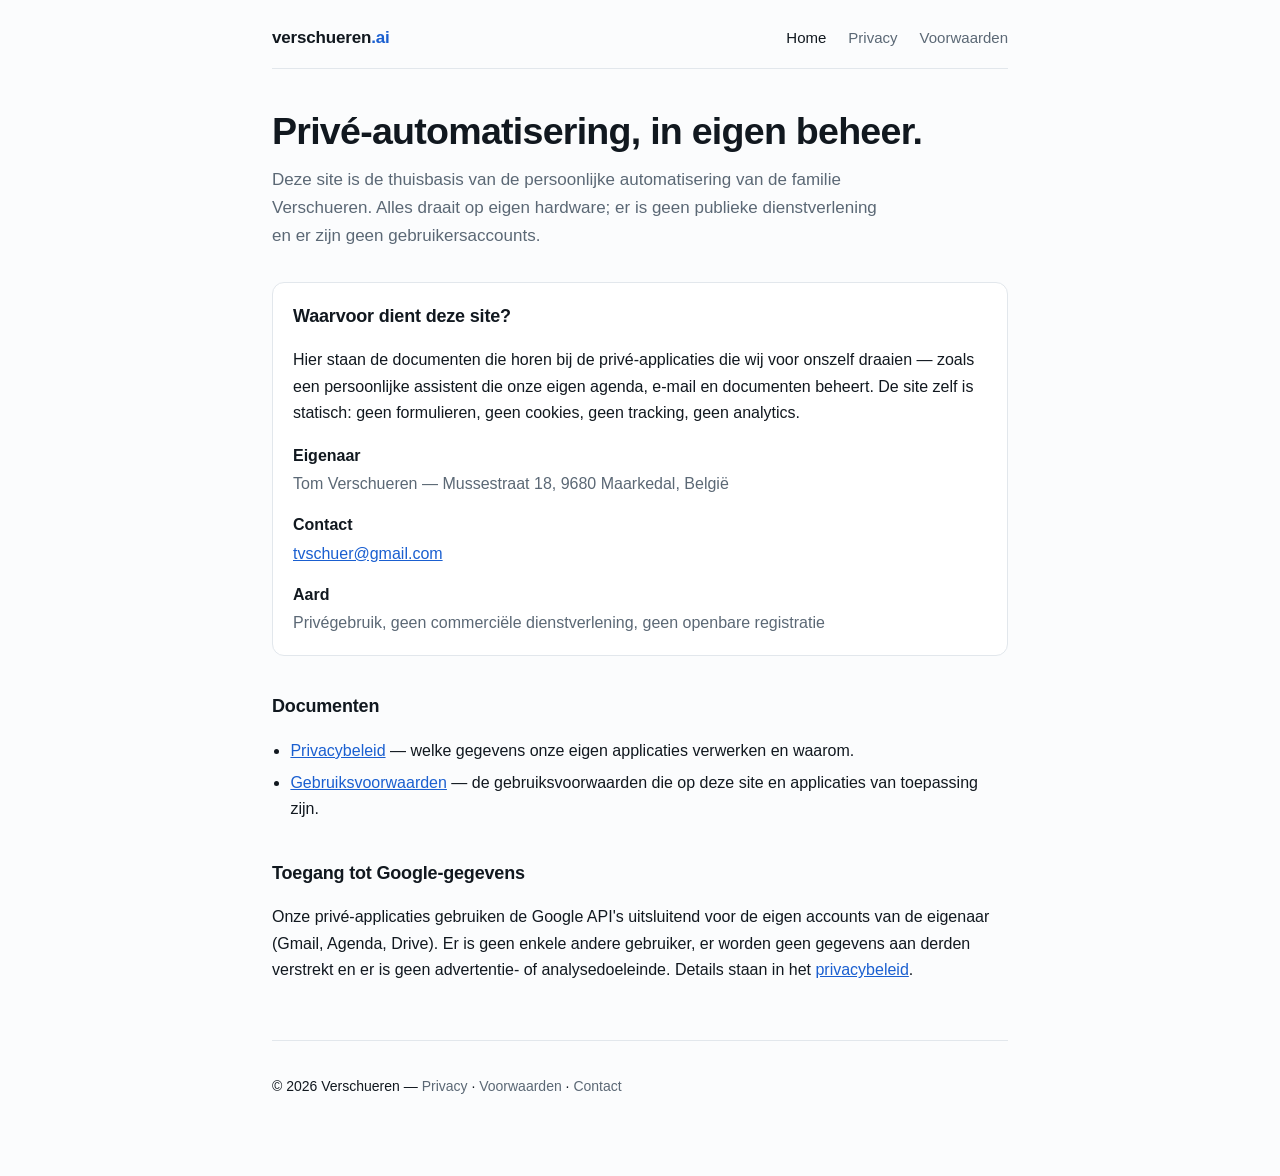
<file: index.html>
<!DOCTYPE html>
<html lang="nl">
<head>
<meta charset="utf-8">
<meta name="viewport" content="width=device-width, initial-scale=1">
<title>Verschueren.ai</title>
<meta name="description" content="Persoonlijke site van de familie Verschueren: privé-automatisering, en de documenten die daarbij horen.">
<link rel="stylesheet" href="style.css">
</head>
<body>

<header class="site">
  <a class="brand" href="./">verschueren<span>.ai</span></a>
  <nav>
    <a href="./" aria-current="page">Home</a>
    <a href="privacy/">Privacy</a>
    <a href="terms/">Voorwaarden</a>
  </nav>
</header>

<main>
  <h1>Privé-automatisering, in eigen beheer.</h1>
  <p class="lede">
    Deze site is de thuisbasis van de persoonlijke automatisering van de familie Verschueren.
    Alles draait op eigen hardware; er is geen publieke dienstverlening en er zijn geen gebruikersaccounts.
  </p>

  <div class="card">
    <h2>Waarvoor dient deze site?</h2>
    <p>
      Hier staan de documenten die horen bij de privé-applicaties die wij voor onszelf draaien —
      zoals een persoonlijke assistent die onze eigen agenda, e-mail en documenten beheert.
      De site zelf is statisch: geen formulieren, geen cookies, geen tracking, geen analytics.
    </p>
    <dl>
      <dt>Eigenaar</dt>
      <dd>Tom Verschueren — Mussestraat 18, 9680 Maarkedal, België</dd>
      <dt>Contact</dt>
      <dd><a href="mailto:tvschuer@gmail.com">tvschuer@gmail.com</a></dd>
      <dt>Aard</dt>
      <dd>Privégebruik, geen commerciële dienstverlening, geen openbare registratie</dd>
    </dl>
  </div>

  <h2>Documenten</h2>
  <ul>
    <li><a href="privacy/">Privacybeleid</a> — welke gegevens onze eigen applicaties verwerken en waarom.</li>
    <li><a href="terms/">Gebruiksvoorwaarden</a> — de gebruiksvoorwaarden die op deze site en applicaties van toepassing zijn.</li>
  </ul>

  <h2>Toegang tot Google-gegevens</h2>
  <p>
    Onze privé-applicaties gebruiken de Google API's uitsluitend voor de eigen accounts van de eigenaar
    (Gmail, Agenda, Drive). Er is geen enkele andere gebruiker, er worden geen gegevens aan derden
    verstrekt en er is geen advertentie- of analysedoeleinde. Details staan in het
    <a href="privacy/">privacybeleid</a>.
  </p>
</main>

<footer>
  <p>© 2026 Verschueren — <a href="privacy/">Privacy</a> · <a href="terms/">Voorwaarden</a> · <a href="mailto:tvschuer@gmail.com">Contact</a></p>
</footer>

</body>
</html>
</file>
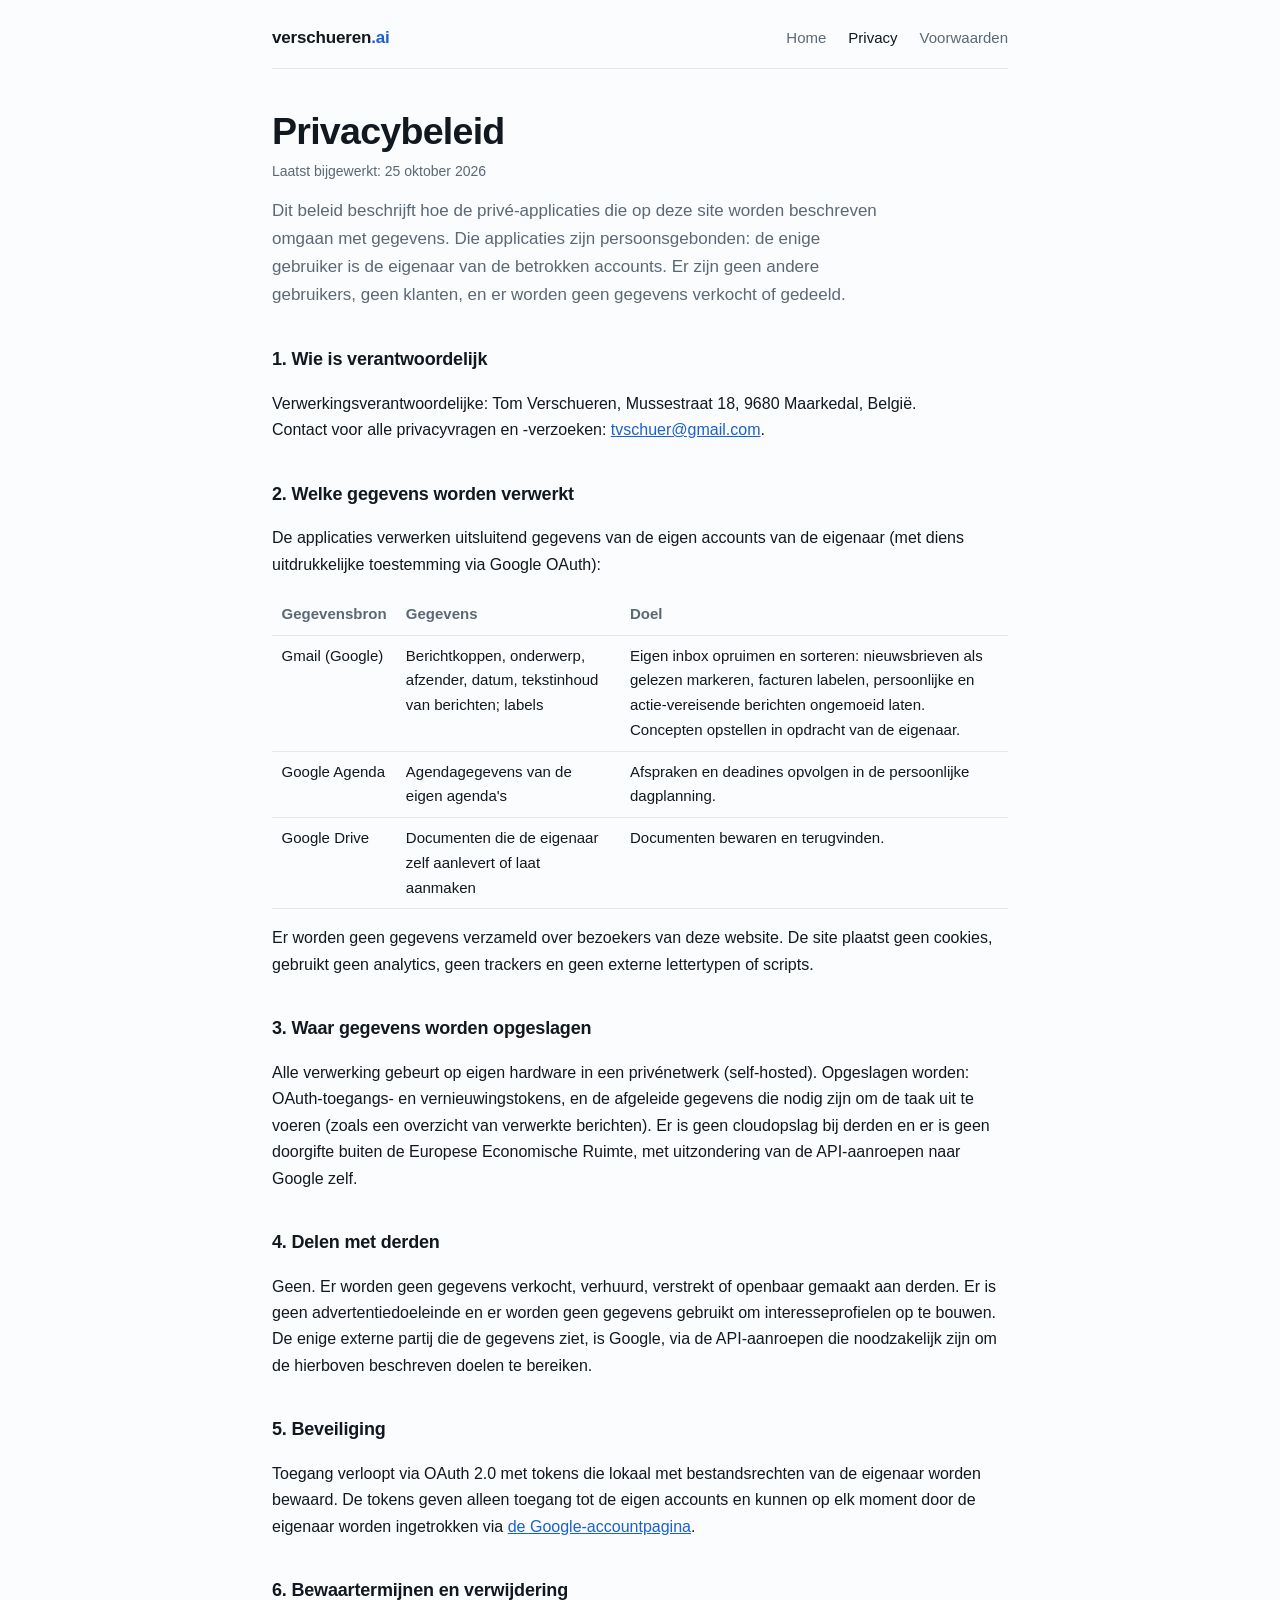
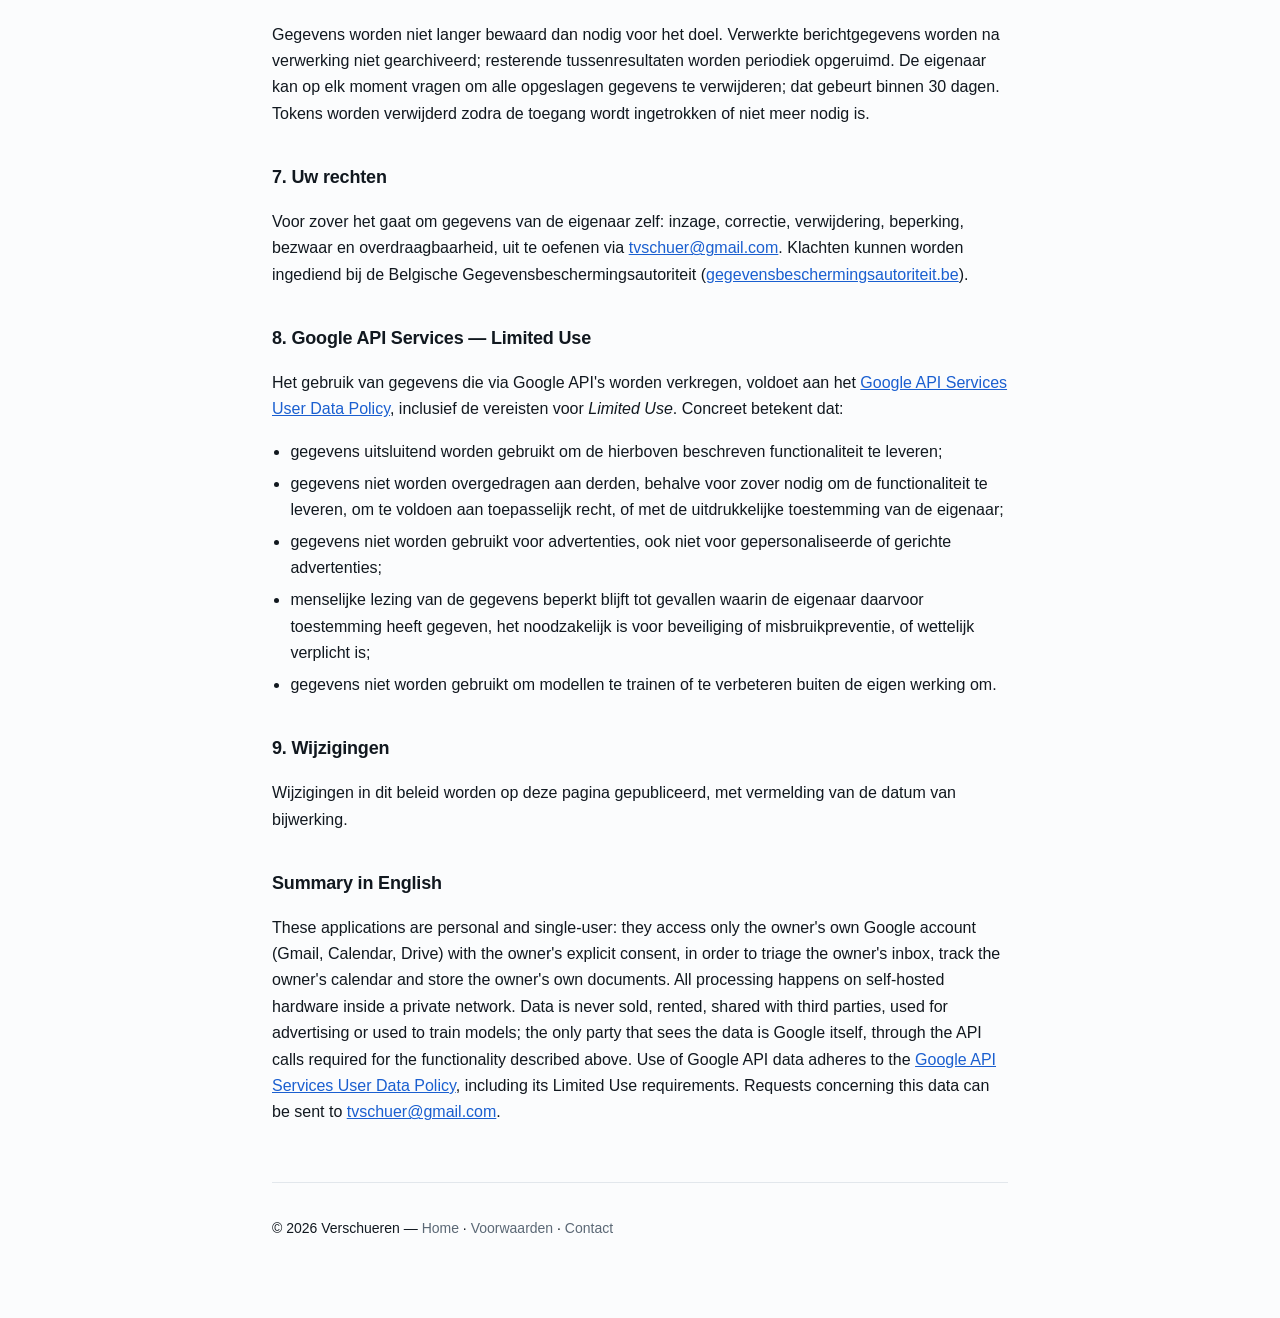
<file: privacy/index.html>
<!DOCTYPE html>
<html lang="nl">
<head>
<meta charset="utf-8">
<meta name="viewport" content="width=device-width, initial-scale=1">
<title>Privacybeleid — Verschueren.ai</title>
<meta name="description" content="Privacybeleid van de privé-applicaties op verschueren.ai: welke gegevens worden verwerkt, waarom, en welke rechten u heeft.">
<link rel="stylesheet" href="../style.css">
</head>
<body>

<header class="site">
  <a class="brand" href="../">verschueren<span>.ai</span></a>
  <nav>
    <a href="../">Home</a>
    <a href="../privacy/" aria-current="page">Privacy</a>
    <a href="../terms/">Voorwaarden</a>
  </nav>
</header>

<main>
  <h1>Privacybeleid</h1>
  <p class="updated">Laatst bijgewerkt: 25 oktober 2026</p>

  <p class="lede">
    Dit beleid beschrijft hoe de privé-applicaties die op deze site worden beschreven omgaan met gegevens.
    Die applicaties zijn persoonsgebonden: de enige gebruiker is de eigenaar van de betrokken accounts.
    Er zijn geen andere gebruikers, geen klanten, en er worden geen gegevens verkocht of gedeeld.
  </p>

  <h2>1. Wie is verantwoordelijk</h2>
  <p>
    Verwerkingsverantwoordelijke: Tom Verschueren, Mussestraat 18, 9680 Maarkedal, België.<br>
    Contact voor alle privacyvragen en -verzoeken: <a href="mailto:tvschuer@gmail.com">tvschuer@gmail.com</a>.
  </p>

  <h2>2. Welke gegevens worden verwerkt</h2>
  <p>De applicaties verwerken uitsluitend gegevens van de eigen accounts van de eigenaar (met diens uitdrukkelijke toestemming via Google OAuth):</p>
  <table>
    <thead><tr><th>Gegevensbron</th><th>Gegevens</th><th>Doel</th></tr></thead>
    <tbody>
      <tr>
        <td>Gmail (Google)</td>
        <td>Berichtkoppen, onderwerp, afzender, datum, tekstinhoud van berichten; labels</td>
        <td>Eigen inbox opruimen en sorteren: nieuwsbrieven als gelezen markeren, facturen labelen, persoonlijke en actie-vereisende berichten ongemoeid laten. Concepten opstellen in opdracht van de eigenaar.</td>
      </tr>
      <tr>
        <td>Google Agenda</td>
        <td>Agendagegevens van de eigen agenda's</td>
        <td>Afspraken en deadines opvolgen in de persoonlijke dagplanning.</td>
      </tr>
      <tr>
        <td>Google Drive</td>
        <td>Documenten die de eigenaar zelf aanlevert of laat aanmaken</td>
        <td>Documenten bewaren en terugvinden.</td>
      </tr>
    </tbody>
  </table>
  <p>
    Er worden geen gegevens verzameld over bezoekers van deze website. De site plaatst geen cookies,
    gebruikt geen analytics, geen trackers en geen externe lettertypen of scripts.
  </p>

  <h2>3. Waar gegevens worden opgeslagen</h2>
  <p>
    Alle verwerking gebeurt op eigen hardware in een privénetwerk (self-hosted). Opgeslagen worden:
    OAuth-toegangs- en vernieuwingstokens, en de afgeleide gegevens die nodig zijn om de taak uit te voeren
    (zoals een overzicht van verwerkte berichten). Er is geen cloudopslag bij derden en er is geen doorgifte
    buiten de Europese Economische Ruimte, met uitzondering van de API-aanroepen naar Google zelf.
  </p>

  <h2>4. Delen met derden</h2>
  <p>
    Geen. Er worden geen gegevens verkocht, verhuurd, verstrekt of openbaar gemaakt aan derden.
    Er is geen advertentiedoeleinde en er worden geen gegevens gebruikt om interesseprofielen op te bouwen.
    De enige externe partij die de gegevens ziet, is Google, via de API-aanroepen die noodzakelijk zijn om
    de hierboven beschreven doelen te bereiken.
  </p>

  <h2>5. Beveiliging</h2>
  <p>
    Toegang verloopt via OAuth 2.0 met tokens die lokaal met bestandsrechten van de eigenaar worden bewaard.
    De tokens geven alleen toegang tot de eigen accounts en kunnen op elk moment door de eigenaar worden
    ingetrokken via <a href="https://myaccount.google.com/permissions" rel="noopener">de Google-accountpagina</a>.
  </p>

  <h2>6. Bewaartermijnen en verwijdering</h2>
  <p>
    Gegevens worden niet langer bewaard dan nodig voor het doel. Verwerkte berichtgegevens worden na
    verwerking niet gearchiveerd; resterende tussenresultaten worden periodiek opgeruimd.
    De eigenaar kan op elk moment vragen om alle opgeslagen gegevens te verwijderen; dat gebeurt binnen
    30 dagen. Tokens worden verwijderd zodra de toegang wordt ingetrokken of niet meer nodig is.
  </p>

  <h2>7. Uw rechten</h2>
  <p>
    Voor zover het gaat om gegevens van de eigenaar zelf: inzage, correctie, verwijdering, beperking,
    bezwaar en overdraagbaarheid, uit te oefenen via <a href="mailto:tvschuer@gmail.com">tvschuer@gmail.com</a>.
    Klachten kunnen worden ingediend bij de Belgische Gegevensbeschermingsautoriteit
    (<a href="https://www.gegevensbeschermingsautoriteit.be" rel="noopener">gegevensbeschermingsautoriteit.be</a>).
  </p>

  <h2>8. Google API Services — Limited Use</h2>
  <p>
    Het gebruik van gegevens die via Google API's worden verkregen, voldoet aan het
    <a href="https://developers.google.com/terms/api-services-user-data-policy" rel="noopener">Google API Services User Data Policy</a>,
    inclusief de vereisten voor <em>Limited Use</em>. Concreet betekent dat:
  </p>
  <ul>
    <li>gegevens uitsluitend worden gebruikt om de hierboven beschreven functionaliteit te leveren;</li>
    <li>gegevens niet worden overgedragen aan derden, behalve voor zover nodig om de functionaliteit te leveren,
        om te voldoen aan toepasselijk recht, of met de uitdrukkelijke toestemming van de eigenaar;</li>
    <li>gegevens niet worden gebruikt voor advertenties, ook niet voor gepersonaliseerde of gerichte advertenties;</li>
    <li>menselijke lezing van de gegevens beperkt blijft tot gevallen waarin de eigenaar daarvoor toestemming
        heeft gegeven, het noodzakelijk is voor beveiliging of misbruikpreventie, of wettelijk verplicht is;</li>
    <li>gegevens niet worden gebruikt om modellen te trainen of te verbeteren buiten de eigen werking om.</li>
  </ul>

  <h2>9. Wijzigingen</h2>
  <p>
    Wijzigingen in dit beleid worden op deze pagina gepubliceerd, met vermelding van de datum van bijwerking.
  </p>

  <h2 id="english">Summary in English</h2>
  <p>
    These applications are personal and single-user: they access only the owner's own Google account
    (Gmail, Calendar, Drive) with the owner's explicit consent, in order to triage the owner's inbox,
    track the owner's calendar and store the owner's own documents. All processing happens on
    self-hosted hardware inside a private network. Data is never sold, rented, shared with third parties,
    used for advertising or used to train models; the only party that sees the data is Google itself,
    through the API calls required for the functionality described above. Use of Google API data adheres to the
    <a href="https://developers.google.com/terms/api-services-user-data-policy" rel="noopener">Google API Services User Data Policy</a>,
    including its Limited Use requirements. Requests concerning this data can be sent to
    <a href="mailto:tvschuer@gmail.com">tvschuer@gmail.com</a>.
  </p>
</main>

<footer>
  <p>© 2026 Verschueren — <a href="../">Home</a> · <a href="../terms/">Voorwaarden</a> · <a href="mailto:tvschuer@gmail.com">Contact</a></p>
</footer>

</body>
</html>
</file>
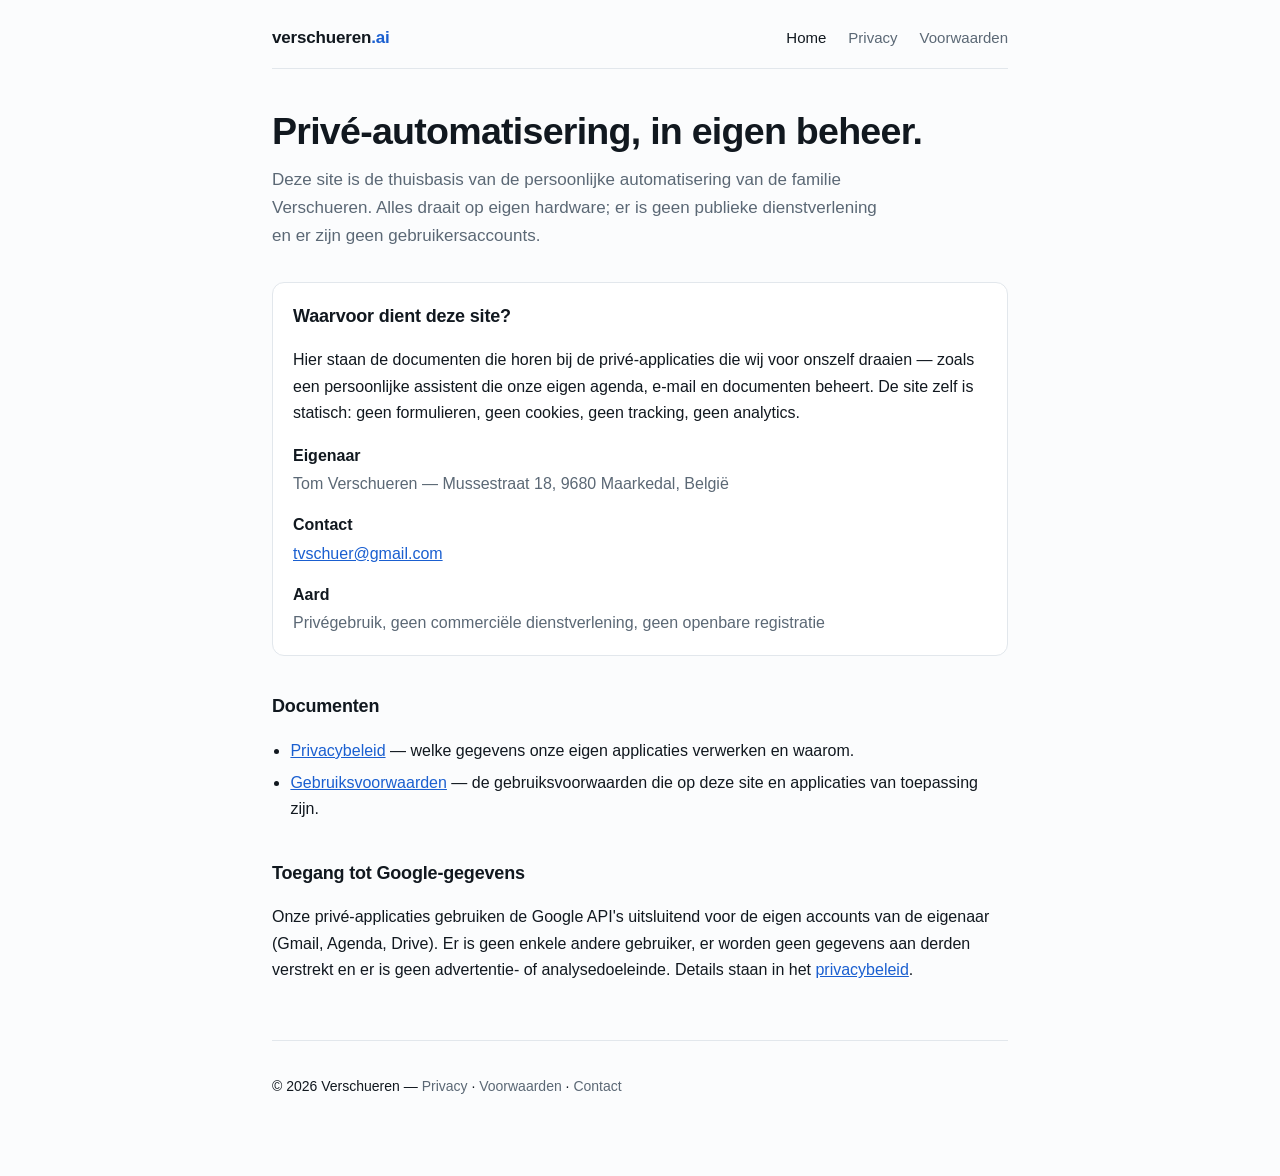
<file: site/index.html>
<!DOCTYPE html>
<html lang="nl">
<head>
<meta charset="utf-8">
<meta name="viewport" content="width=device-width, initial-scale=1">
<title>Verschueren.ai</title>
<meta name="description" content="Persoonlijke site van de familie Verschueren: privé-automatisering, en de documenten die daarbij horen.">
<link rel="stylesheet" href="/style.css">
</head>
<body>

<header class="site">
  <a class="brand" href="/">verschueren<span>.ai</span></a>
  <nav>
    <a href="/" aria-current="page">Home</a>
    <a href="/privacy">Privacy</a>
    <a href="/terms">Voorwaarden</a>
  </nav>
</header>

<main>
  <h1>Privé-automatisering, in eigen beheer.</h1>
  <p class="lede">
    Deze site is de thuisbasis van de persoonlijke automatisering van de familie Verschueren.
    Alles draait op eigen hardware; er is geen publieke dienstverlening en er zijn geen gebruikersaccounts.
  </p>

  <div class="card">
    <h2>Waarvoor dient deze site?</h2>
    <p>
      Hier staan de documenten die horen bij de privé-applicaties die wij voor onszelf draaien —
      zoals een persoonlijke assistent die onze eigen agenda, e-mail en documenten beheert.
      De site zelf is statisch: geen formulieren, geen cookies, geen tracking, geen analytics.
    </p>
    <dl>
      <dt>Eigenaar</dt>
      <dd>Tom Verschueren — Mussestraat 18, 9680 Maarkedal, België</dd>
      <dt>Contact</dt>
      <dd><a href="mailto:tvschuer@gmail.com">tvschuer@gmail.com</a></dd>
      <dt>Aard</dt>
      <dd>Privégebruik, geen commerciële dienstverlening, geen openbare registratie</dd>
    </dl>
  </div>

  <h2>Documenten</h2>
  <ul>
    <li><a href="/privacy">Privacybeleid</a> — welke gegevens onze eigen applicaties verwerken en waarom.</li>
    <li><a href="/terms">Gebruiksvoorwaarden</a> — de gebruiksvoorwaarden die op deze site en applicaties van toepassing zijn.</li>
  </ul>

  <h2>Toegang tot Google-gegevens</h2>
  <p>
    Onze privé-applicaties gebruiken de Google API's uitsluitend voor de eigen accounts van de eigenaar
    (Gmail, Agenda, Drive). Er is geen enkele andere gebruiker, er worden geen gegevens aan derden
    verstrekt en er is geen advertentie- of analysedoeleinde. Details staan in het
    <a href="/privacy">privacybeleid</a>.
  </p>
</main>

<footer>
  <p>© 2026 Verschueren — <a href="/privacy">Privacy</a> · <a href="/terms">Voorwaarden</a> · <a href="mailto:tvschuer@gmail.com">Contact</a></p>
</footer>

</body>
</html>
</file>
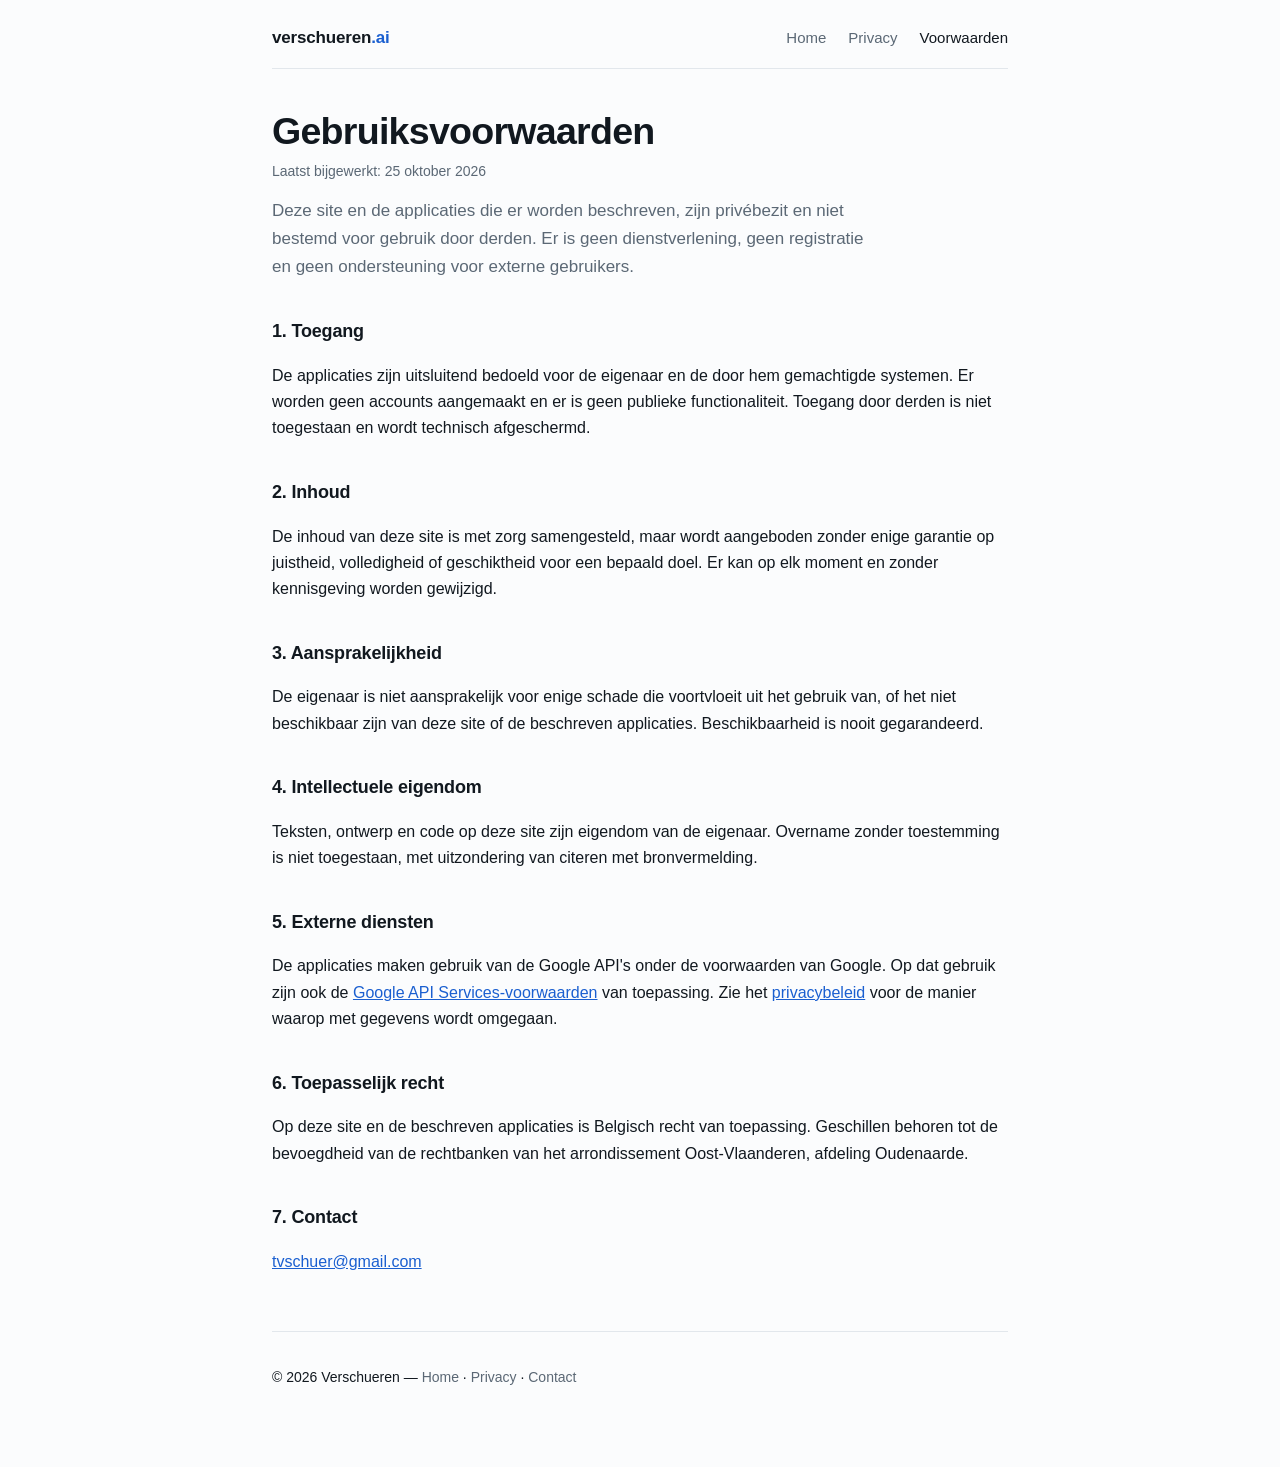
<file: terms/index.html>
<!DOCTYPE html>
<html lang="nl">
<head>
<meta charset="utf-8">
<meta name="viewport" content="width=device-width, initial-scale=1">
<title>Gebruiksvoorwaarden — Verschueren.ai</title>
<meta name="description" content="Gebruiksvoorwaarden voor de privé-applicaties en deze website.">
<link rel="stylesheet" href="../style.css">
</head>
<body>

<header class="site">
  <a class="brand" href="../">verschueren<span>.ai</span></a>
  <nav>
    <a href="../">Home</a>
    <a href="../privacy/">Privacy</a>
    <a href="../terms/" aria-current="page">Voorwaarden</a>
  </nav>
</header>

<main>
  <h1>Gebruiksvoorwaarden</h1>
  <p class="updated">Laatst bijgewerkt: 25 oktober 2026</p>

  <p class="lede">
    Deze site en de applicaties die er worden beschreven, zijn privébezit en niet bestemd voor gebruik
    door derden. Er is geen dienstverlening, geen registratie en geen ondersteuning voor externe gebruikers.
  </p>

  <h2>1. Toegang</h2>
  <p>
    De applicaties zijn uitsluitend bedoeld voor de eigenaar en de door hem gemachtigde systemen.
    Er worden geen accounts aangemaakt en er is geen publieke functionaliteit. Toegang door derden
    is niet toegestaan en wordt technisch afgeschermd.
  </p>

  <h2>2. Inhoud</h2>
  <p>
    De inhoud van deze site is met zorg samengesteld, maar wordt aangeboden zonder enige garantie op
    juistheid, volledigheid of geschiktheid voor een bepaald doel. Er kan op elk moment en zonder
    kennisgeving worden gewijzigd.
  </p>

  <h2>3. Aansprakelijkheid</h2>
  <p>
    De eigenaar is niet aansprakelijk voor enige schade die voortvloeit uit het gebruik van, of het niet
    beschikbaar zijn van deze site of de beschreven applicaties. Beschikbaarheid is nooit gegarandeerd.
  </p>

  <h2>4. Intellectuele eigendom</h2>
  <p>
    Teksten, ontwerp en code op deze site zijn eigendom van de eigenaar. Overname zonder toestemming
    is niet toegestaan, met uitzondering van citeren met bronvermelding.
  </p>

  <h2>5. Externe diensten</h2>
  <p>
    De applicaties maken gebruik van de Google API's onder de voorwaarden van Google. Op dat gebruik
    zijn ook de <a href="https://developers.google.com/terms" rel="noopener">Google API Services-voorwaarden</a>
    van toepassing. Zie het <a href="../privacy/">privacybeleid</a> voor de manier waarop met gegevens wordt omgegaan.
  </p>

  <h2>6. Toepasselijk recht</h2>
  <p>
    Op deze site en de beschreven applicaties is Belgisch recht van toepassing. Geschillen behoren tot de
    bevoegdheid van de rechtbanken van het arrondissement Oost-Vlaanderen, afdeling Oudenaarde.
  </p>

  <h2>7. Contact</h2>
  <p><a href="mailto:tvschuer@gmail.com">tvschuer@gmail.com</a></p>
</main>

<footer>
  <p>© 2026 Verschueren — <a href="../">Home</a> · <a href="../privacy/">Privacy</a> · <a href="mailto:tvschuer@gmail.com">Contact</a></p>
</footer>

</body>
</html>
</file>
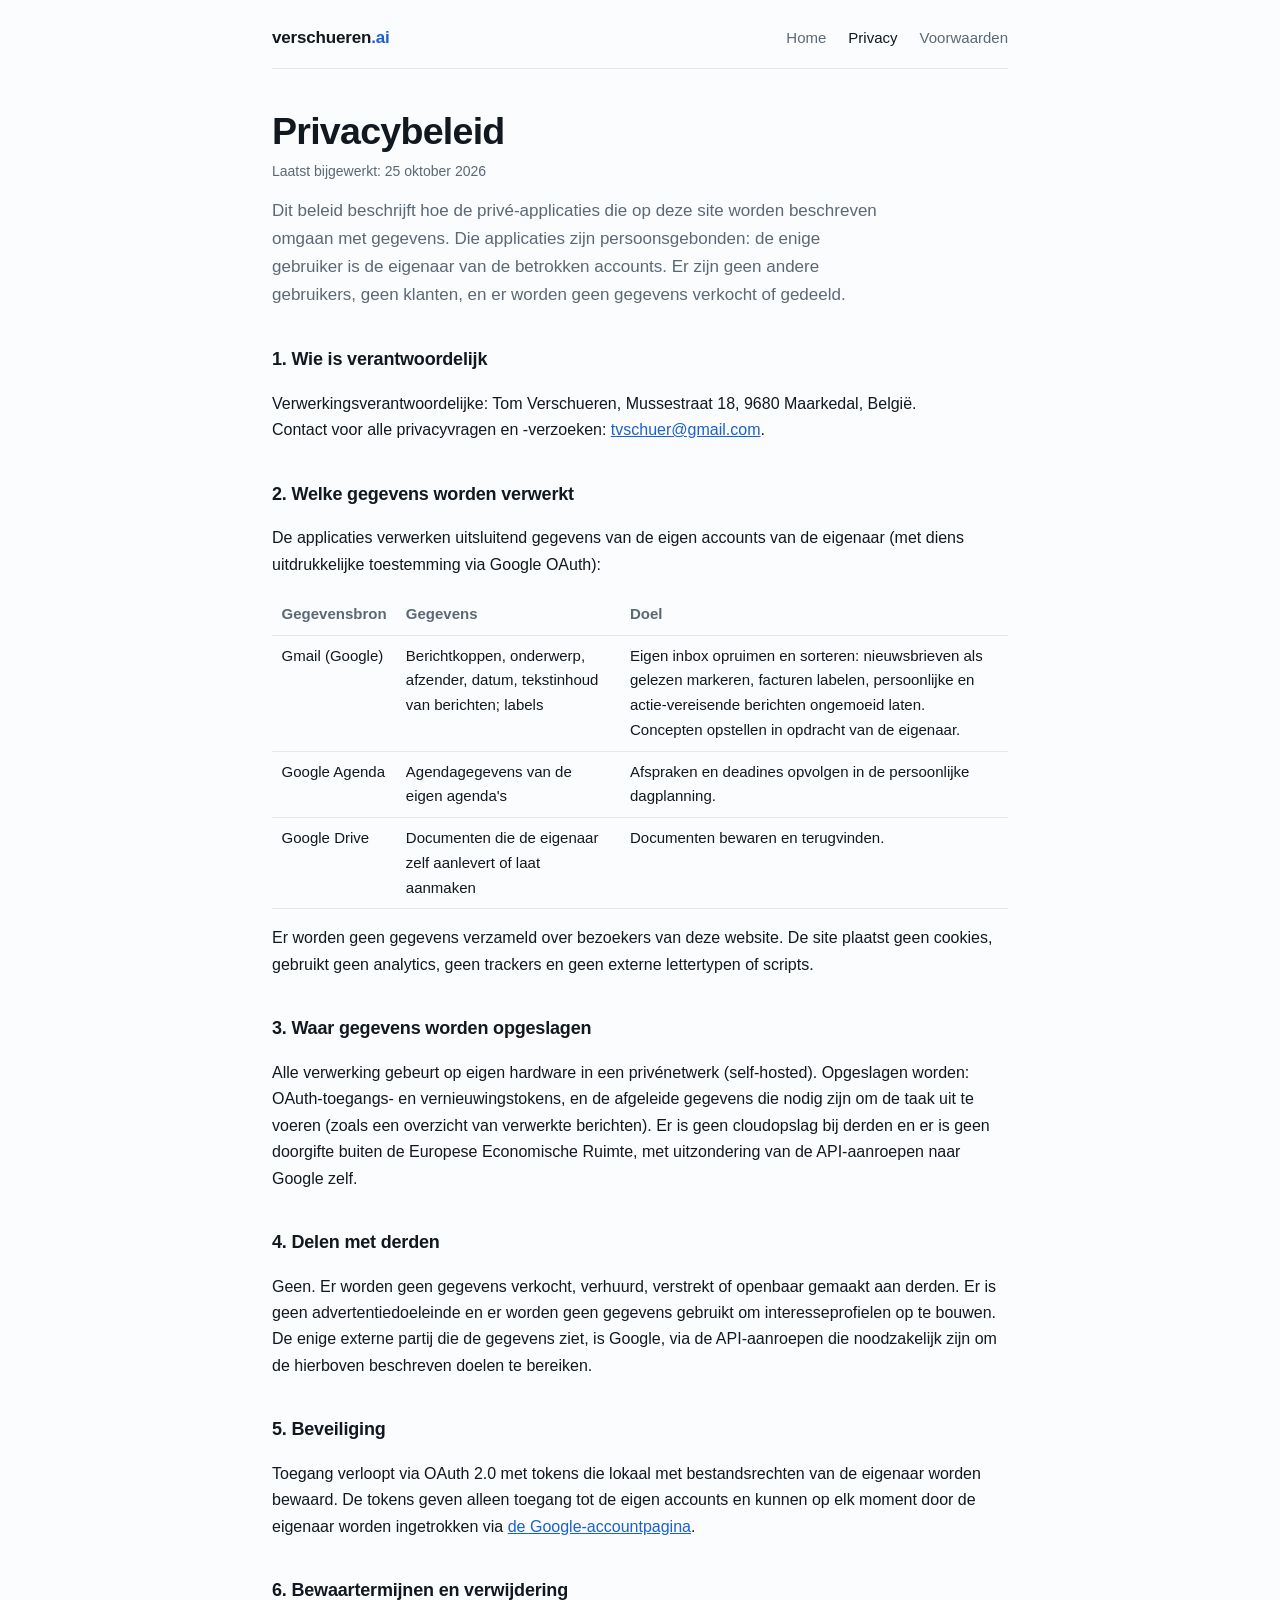
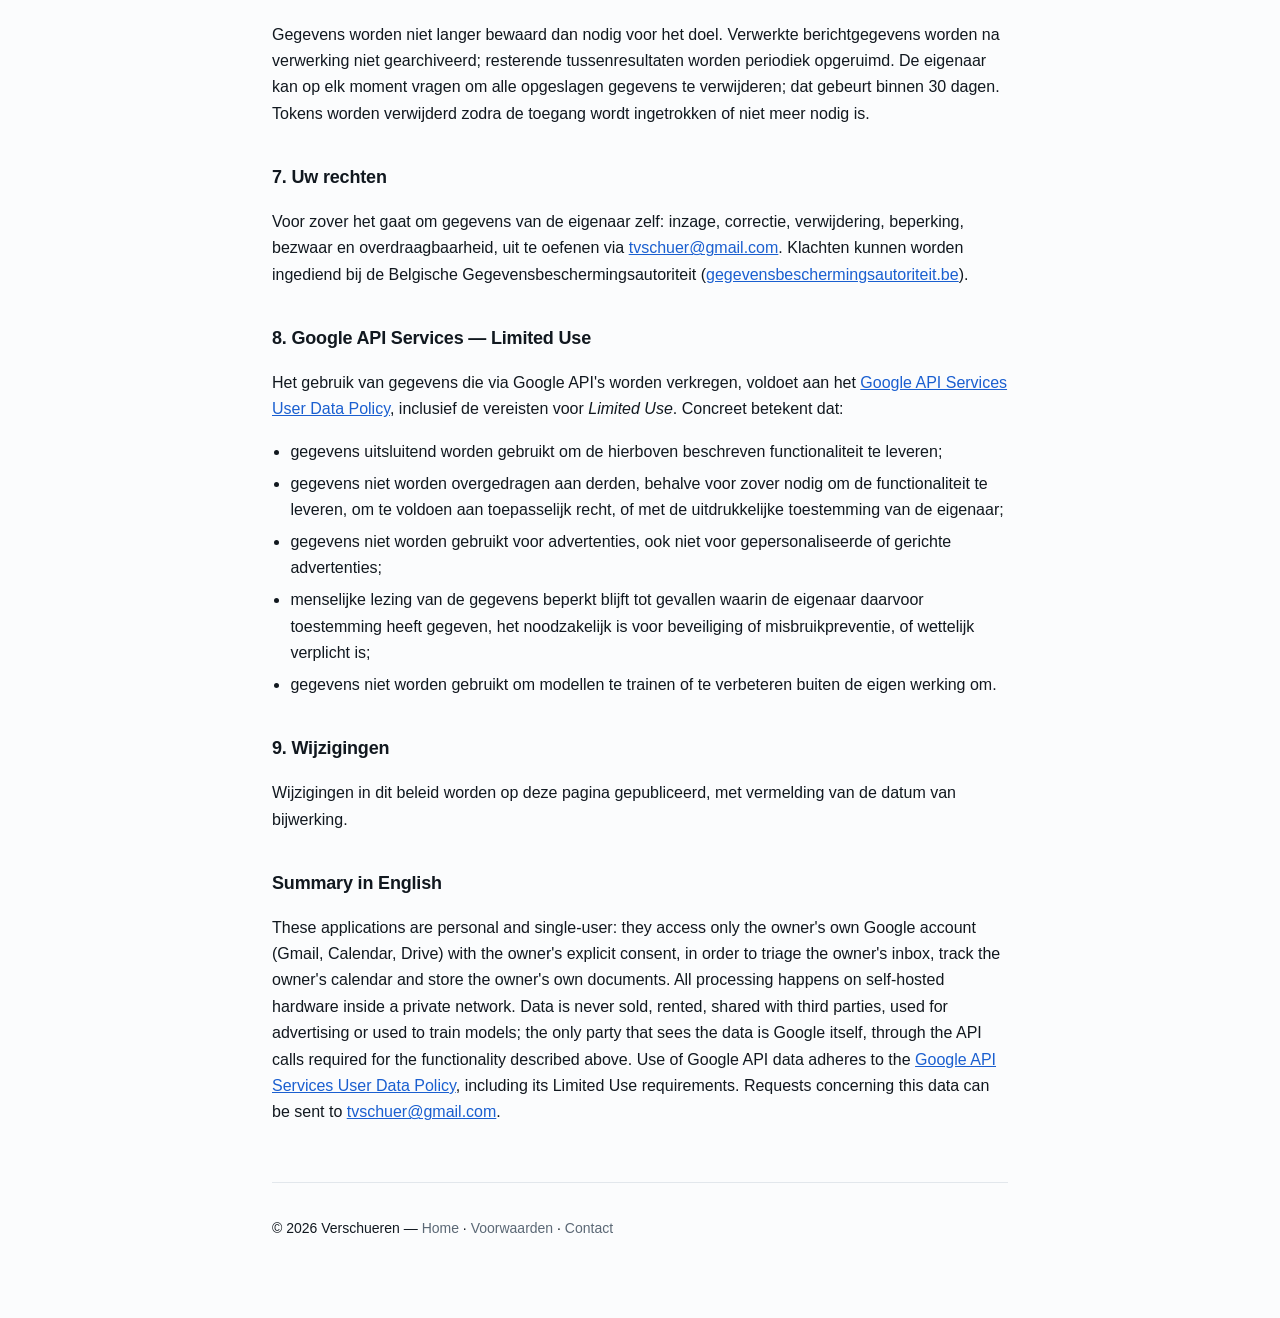
<file: site/privacy.html>
<!DOCTYPE html>
<html lang="nl">
<head>
<meta charset="utf-8">
<meta name="viewport" content="width=device-width, initial-scale=1">
<title>Privacybeleid — Verschueren.ai</title>
<meta name="description" content="Privacybeleid van de privé-applicaties op verschueren.ai: welke gegevens worden verwerkt, waarom, en welke rechten u heeft.">
<link rel="stylesheet" href="/style.css">
</head>
<body>

<header class="site">
  <a class="brand" href="/">verschueren<span>.ai</span></a>
  <nav>
    <a href="/">Home</a>
    <a href="/privacy" aria-current="page">Privacy</a>
    <a href="/terms">Voorwaarden</a>
  </nav>
</header>

<main>
  <h1>Privacybeleid</h1>
  <p class="updated">Laatst bijgewerkt: 25 oktober 2026</p>

  <p class="lede">
    Dit beleid beschrijft hoe de privé-applicaties die op deze site worden beschreven omgaan met gegevens.
    Die applicaties zijn persoonsgebonden: de enige gebruiker is de eigenaar van de betrokken accounts.
    Er zijn geen andere gebruikers, geen klanten, en er worden geen gegevens verkocht of gedeeld.
  </p>

  <h2>1. Wie is verantwoordelijk</h2>
  <p>
    Verwerkingsverantwoordelijke: Tom Verschueren, Mussestraat 18, 9680 Maarkedal, België.<br>
    Contact voor alle privacyvragen en -verzoeken: <a href="mailto:tvschuer@gmail.com">tvschuer@gmail.com</a>.
  </p>

  <h2>2. Welke gegevens worden verwerkt</h2>
  <p>De applicaties verwerken uitsluitend gegevens van de eigen accounts van de eigenaar (met diens uitdrukkelijke toestemming via Google OAuth):</p>
  <table>
    <thead><tr><th>Gegevensbron</th><th>Gegevens</th><th>Doel</th></tr></thead>
    <tbody>
      <tr>
        <td>Gmail (Google)</td>
        <td>Berichtkoppen, onderwerp, afzender, datum, tekstinhoud van berichten; labels</td>
        <td>Eigen inbox opruimen en sorteren: nieuwsbrieven als gelezen markeren, facturen labelen, persoonlijke en actie-vereisende berichten ongemoeid laten. Concepten opstellen in opdracht van de eigenaar.</td>
      </tr>
      <tr>
        <td>Google Agenda</td>
        <td>Agendagegevens van de eigen agenda's</td>
        <td>Afspraken en deadines opvolgen in de persoonlijke dagplanning.</td>
      </tr>
      <tr>
        <td>Google Drive</td>
        <td>Documenten die de eigenaar zelf aanlevert of laat aanmaken</td>
        <td>Documenten bewaren en terugvinden.</td>
      </tr>
    </tbody>
  </table>
  <p>
    Er worden geen gegevens verzameld over bezoekers van deze website. De site plaatst geen cookies,
    gebruikt geen analytics, geen trackers en geen externe lettertypen of scripts.
  </p>

  <h2>3. Waar gegevens worden opgeslagen</h2>
  <p>
    Alle verwerking gebeurt op eigen hardware in een privénetwerk (self-hosted). Opgeslagen worden:
    OAuth-toegangs- en vernieuwingstokens, en de afgeleide gegevens die nodig zijn om de taak uit te voeren
    (zoals een overzicht van verwerkte berichten). Er is geen cloudopslag bij derden en er is geen doorgifte
    buiten de Europese Economische Ruimte, met uitzondering van de API-aanroepen naar Google zelf.
  </p>

  <h2>4. Delen met derden</h2>
  <p>
    Geen. Er worden geen gegevens verkocht, verhuurd, verstrekt of openbaar gemaakt aan derden.
    Er is geen advertentiedoeleinde en er worden geen gegevens gebruikt om interesseprofielen op te bouwen.
    De enige externe partij die de gegevens ziet, is Google, via de API-aanroepen die noodzakelijk zijn om
    de hierboven beschreven doelen te bereiken.
  </p>

  <h2>5. Beveiliging</h2>
  <p>
    Toegang verloopt via OAuth 2.0 met tokens die lokaal met bestandsrechten van de eigenaar worden bewaard.
    De tokens geven alleen toegang tot de eigen accounts en kunnen op elk moment door de eigenaar worden
    ingetrokken via <a href="https://myaccount.google.com/permissions" rel="noopener">de Google-accountpagina</a>.
  </p>

  <h2>6. Bewaartermijnen en verwijdering</h2>
  <p>
    Gegevens worden niet langer bewaard dan nodig voor het doel. Verwerkte berichtgegevens worden na
    verwerking niet gearchiveerd; resterende tussenresultaten worden periodiek opgeruimd.
    De eigenaar kan op elk moment vragen om alle opgeslagen gegevens te verwijderen; dat gebeurt binnen
    30 dagen. Tokens worden verwijderd zodra de toegang wordt ingetrokken of niet meer nodig is.
  </p>

  <h2>7. Uw rechten</h2>
  <p>
    Voor zover het gaat om gegevens van de eigenaar zelf: inzage, correctie, verwijdering, beperking,
    bezwaar en overdraagbaarheid, uit te oefenen via <a href="mailto:tvschuer@gmail.com">tvschuer@gmail.com</a>.
    Klachten kunnen worden ingediend bij de Belgische Gegevensbeschermingsautoriteit
    (<a href="https://www.gegevensbeschermingsautoriteit.be" rel="noopener">gegevensbeschermingsautoriteit.be</a>).
  </p>

  <h2>8. Google API Services — Limited Use</h2>
  <p>
    Het gebruik van gegevens die via Google API's worden verkregen, voldoet aan het
    <a href="https://developers.google.com/terms/api-services-user-data-policy" rel="noopener">Google API Services User Data Policy</a>,
    inclusief de vereisten voor <em>Limited Use</em>. Concreet betekent dat:
  </p>
  <ul>
    <li>gegevens uitsluitend worden gebruikt om de hierboven beschreven functionaliteit te leveren;</li>
    <li>gegevens niet worden overgedragen aan derden, behalve voor zover nodig om de functionaliteit te leveren,
        om te voldoen aan toepasselijk recht, of met de uitdrukkelijke toestemming van de eigenaar;</li>
    <li>gegevens niet worden gebruikt voor advertenties, ook niet voor gepersonaliseerde of gerichte advertenties;</li>
    <li>menselijke lezing van de gegevens beperkt blijft tot gevallen waarin de eigenaar daarvoor toestemming
        heeft gegeven, het noodzakelijk is voor beveiliging of misbruikpreventie, of wettelijk verplicht is;</li>
    <li>gegevens niet worden gebruikt om modellen te trainen of te verbeteren buiten de eigen werking om.</li>
  </ul>

  <h2>9. Wijzigingen</h2>
  <p>
    Wijzigingen in dit beleid worden op deze pagina gepubliceerd, met vermelding van de datum van bijwerking.
  </p>

  <h2 id="english">Summary in English</h2>
  <p>
    These applications are personal and single-user: they access only the owner's own Google account
    (Gmail, Calendar, Drive) with the owner's explicit consent, in order to triage the owner's inbox,
    track the owner's calendar and store the owner's own documents. All processing happens on
    self-hosted hardware inside a private network. Data is never sold, rented, shared with third parties,
    used for advertising or used to train models; the only party that sees the data is Google itself,
    through the API calls required for the functionality described above. Use of Google API data adheres to the
    <a href="https://developers.google.com/terms/api-services-user-data-policy" rel="noopener">Google API Services User Data Policy</a>,
    including its Limited Use requirements. Requests concerning this data can be sent to
    <a href="mailto:tvschuer@gmail.com">tvschuer@gmail.com</a>.
  </p>
</main>

<footer>
  <p>© 2026 Verschueren — <a href="/">Home</a> · <a href="/terms">Voorwaarden</a> · <a href="mailto:tvschuer@gmail.com">Contact</a></p>
</footer>

</body>
</html>
</file>
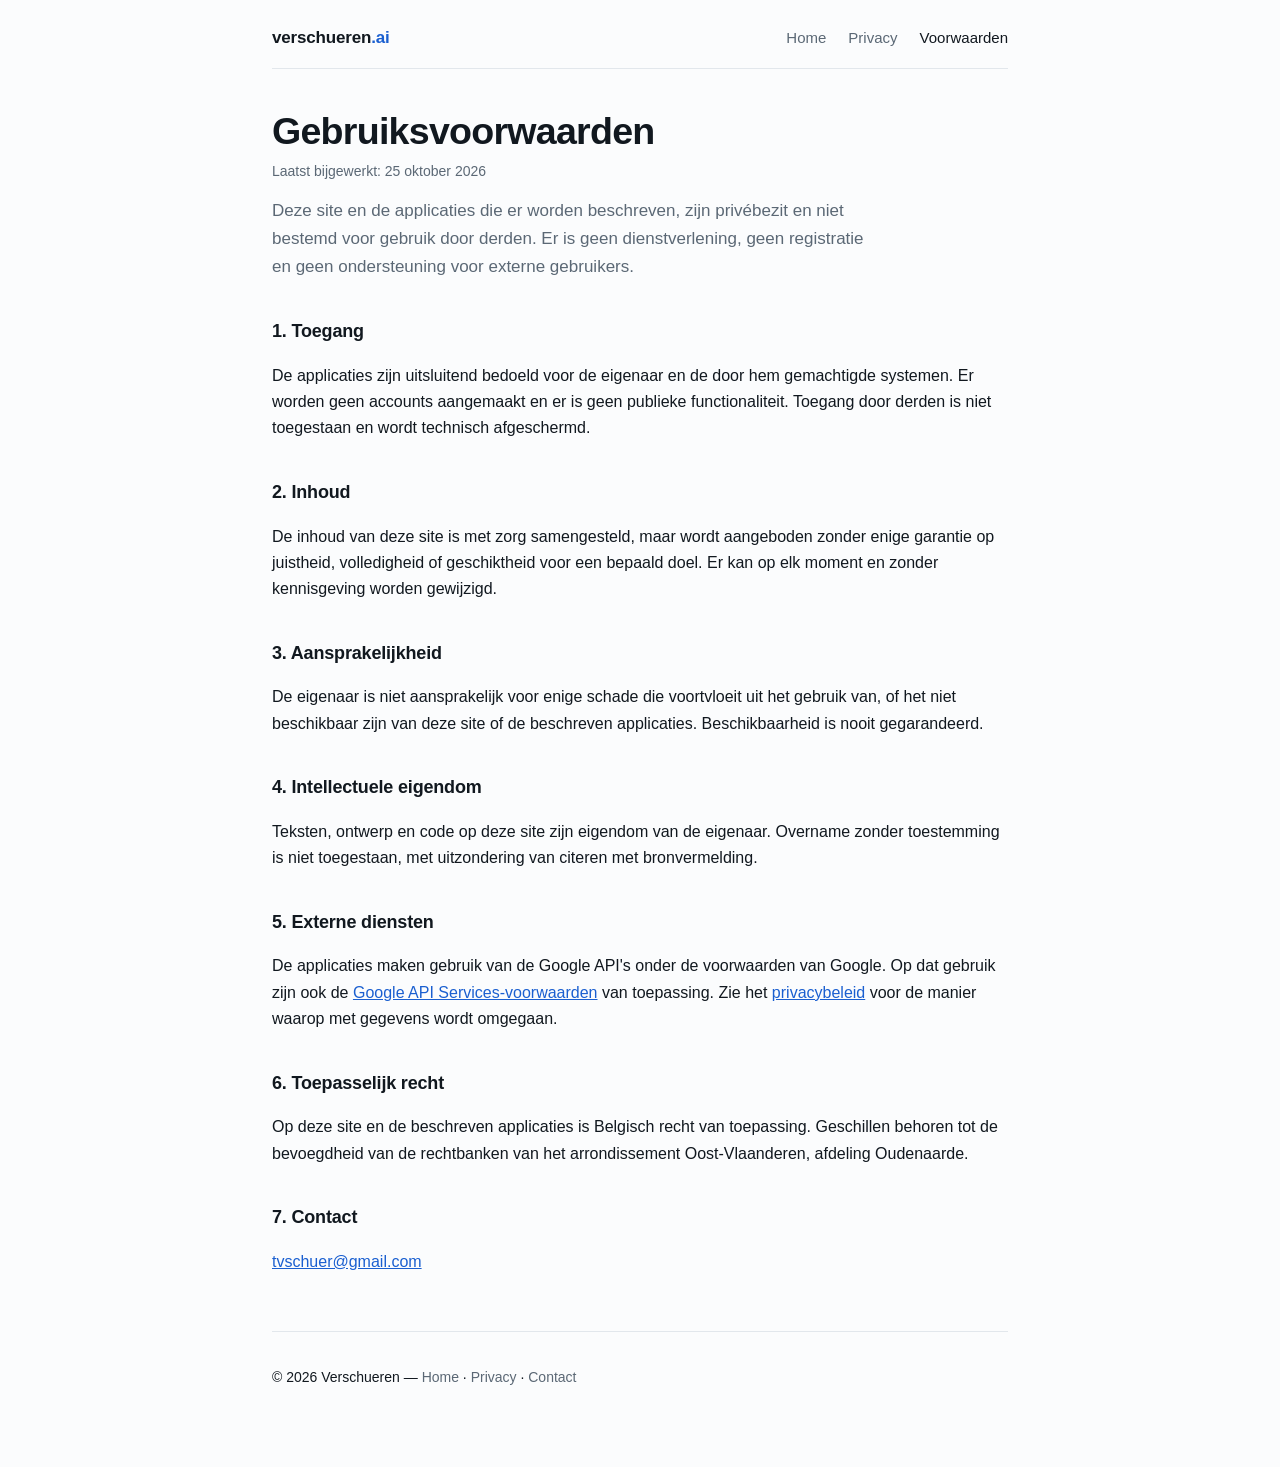
<file: site/terms.html>
<!DOCTYPE html>
<html lang="nl">
<head>
<meta charset="utf-8">
<meta name="viewport" content="width=device-width, initial-scale=1">
<title>Gebruiksvoorwaarden — Verschueren.ai</title>
<meta name="description" content="Gebruiksvoorwaarden voor de privé-applicaties en deze website.">
<link rel="stylesheet" href="/style.css">
</head>
<body>

<header class="site">
  <a class="brand" href="/">verschueren<span>.ai</span></a>
  <nav>
    <a href="/">Home</a>
    <a href="/privacy">Privacy</a>
    <a href="/terms" aria-current="page">Voorwaarden</a>
  </nav>
</header>

<main>
  <h1>Gebruiksvoorwaarden</h1>
  <p class="updated">Laatst bijgewerkt: 25 oktober 2026</p>

  <p class="lede">
    Deze site en de applicaties die er worden beschreven, zijn privébezit en niet bestemd voor gebruik
    door derden. Er is geen dienstverlening, geen registratie en geen ondersteuning voor externe gebruikers.
  </p>

  <h2>1. Toegang</h2>
  <p>
    De applicaties zijn uitsluitend bedoeld voor de eigenaar en de door hem gemachtigde systemen.
    Er worden geen accounts aangemaakt en er is geen publieke functionaliteit. Toegang door derden
    is niet toegestaan en wordt technisch afgeschermd.
  </p>

  <h2>2. Inhoud</h2>
  <p>
    De inhoud van deze site is met zorg samengesteld, maar wordt aangeboden zonder enige garantie op
    juistheid, volledigheid of geschiktheid voor een bepaald doel. Er kan op elk moment en zonder
    kennisgeving worden gewijzigd.
  </p>

  <h2>3. Aansprakelijkheid</h2>
  <p>
    De eigenaar is niet aansprakelijk voor enige schade die voortvloeit uit het gebruik van, of het niet
    beschikbaar zijn van deze site of de beschreven applicaties. Beschikbaarheid is nooit gegarandeerd.
  </p>

  <h2>4. Intellectuele eigendom</h2>
  <p>
    Teksten, ontwerp en code op deze site zijn eigendom van de eigenaar. Overname zonder toestemming
    is niet toegestaan, met uitzondering van citeren met bronvermelding.
  </p>

  <h2>5. Externe diensten</h2>
  <p>
    De applicaties maken gebruik van de Google API's onder de voorwaarden van Google. Op dat gebruik
    zijn ook de <a href="https://developers.google.com/terms" rel="noopener">Google API Services-voorwaarden</a>
    van toepassing. Zie het <a href="/privacy">privacybeleid</a> voor de manier waarop met gegevens wordt omgegaan.
  </p>

  <h2>6. Toepasselijk recht</h2>
  <p>
    Op deze site en de beschreven applicaties is Belgisch recht van toepassing. Geschillen behoren tot de
    bevoegdheid van de rechtbanken van het arrondissement Oost-Vlaanderen, afdeling Oudenaarde.
  </p>

  <h2>7. Contact</h2>
  <p><a href="mailto:tvschuer@gmail.com">tvschuer@gmail.com</a></p>
</main>

<footer>
  <p>© 2026 Verschueren — <a href="/">Home</a> · <a href="/privacy">Privacy</a> · <a href="mailto:tvschuer@gmail.com">Contact</a></p>
</footer>

</body>
</html>
</file>
<file: style.css>
/* Verschueren.ai — minimale statische huisstijl.
   Geen externe fonts, geen analytics, geen tracking: één request per pagina. */

:root {
  --bg: #0b0d10;
  --surface: #14181d;
  --border: #232a32;
  --text: #e8edf2;
  --muted: #9aa7b4;
  --accent: #6ea8fe;
  --accent-soft: rgba(110, 168, 254, .12);
}

@media (prefers-color-scheme: light) {
  :root {
    --bg: #fbfcfd;
    --surface: #ffffff;
    --border: #e2e7ec;
    --text: #11181f;
    --muted: #5b6875;
    --accent: #1a5fd0;
    --accent-soft: rgba(26, 95, 208, .08);
  }
}

* { box-sizing: border-box; }

html { -webkit-text-size-adjust: 100%; }

body {
  margin: 0;
  padding: 0 1.25rem 4rem;
  background: var(--bg);
  color: var(--text);
  font: 16px/1.65 -apple-system, BlinkMacSystemFont, "Segoe UI", Inter, Roboto, Helvetica, Arial, sans-serif;
  text-rendering: optimizeLegibility;
}

header.site {
  max-width: 46rem;
  margin: 0 auto;
  padding: 1.5rem 0 1rem;
  display: flex;
  align-items: baseline;
  justify-content: space-between;
  gap: 1rem;
  flex-wrap: wrap;
  border-bottom: 1px solid var(--border);
}

.brand {
  font-weight: 650;
  letter-spacing: -.01em;
  font-size: 1.0625rem;
  color: var(--text);
  text-decoration: none;
}

.brand span { color: var(--accent); }

nav a {
  color: var(--muted);
  text-decoration: none;
  font-size: .9375rem;
  margin-left: 1.1rem;
}

nav a:hover, nav a[aria-current="page"] { color: var(--text); }

main {
  max-width: 46rem;
  margin: 0 auto;
  padding-top: 2.5rem;
}

h1 {
  font-size: clamp(1.75rem, 4vw, 2.35rem);
  line-height: 1.2;
  letter-spacing: -.02em;
  margin: 0 0 .75rem;
  font-weight: 680;
}

h2 {
  font-size: 1.125rem;
  letter-spacing: -.01em;
  margin: 2.25rem 0 .5rem;
  font-weight: 640;
}

p, li { color: var(--text); }

.lede {
  font-size: 1.0625rem;
  color: var(--muted);
  margin: 0 0 2rem;
  max-width: 38rem;
}

ul { padding-left: 1.15rem; }
li { margin: .35rem 0; }

.card {
  background: var(--surface);
  border: 1px solid var(--border);
  border-radius: 12px;
  padding: 1.15rem 1.25rem;
  margin: 1.25rem 0;
}

.card h2 { margin-top: 0; }

dl { margin: 0; }
dt { font-weight: 600; margin-top: .9rem; }
dt:first-child { margin-top: 0; }
dd { margin: .15rem 0 0; color: var(--muted); }

code {
  font: .9em/1.4 ui-monospace, SFMono-Regular, Menlo, Consolas, monospace;
  background: var(--accent-soft);
  border-radius: 4px;
  padding: .1em .35em;
}

a { color: var(--accent); }

footer {
  max-width: 46rem;
  margin: 3.5rem auto 0;
  padding-top: 1.25rem;
  border-top: 1px solid var(--border);
  color: var(--muted);
  font-size: .875rem;
}

footer a { color: var(--muted); text-decoration: none; }
footer a:hover { color: var(--text); }

.updated { color: var(--muted); font-size: .875rem; margin-top: -.4rem; }

table { width: 100%; border-collapse: collapse; margin: 1rem 0; font-size: .9375rem; }
th, td { text-align: left; padding: .5rem .6rem; border-bottom: 1px solid var(--border); vertical-align: top; }
th { color: var(--muted); font-weight: 600; }
</file>
